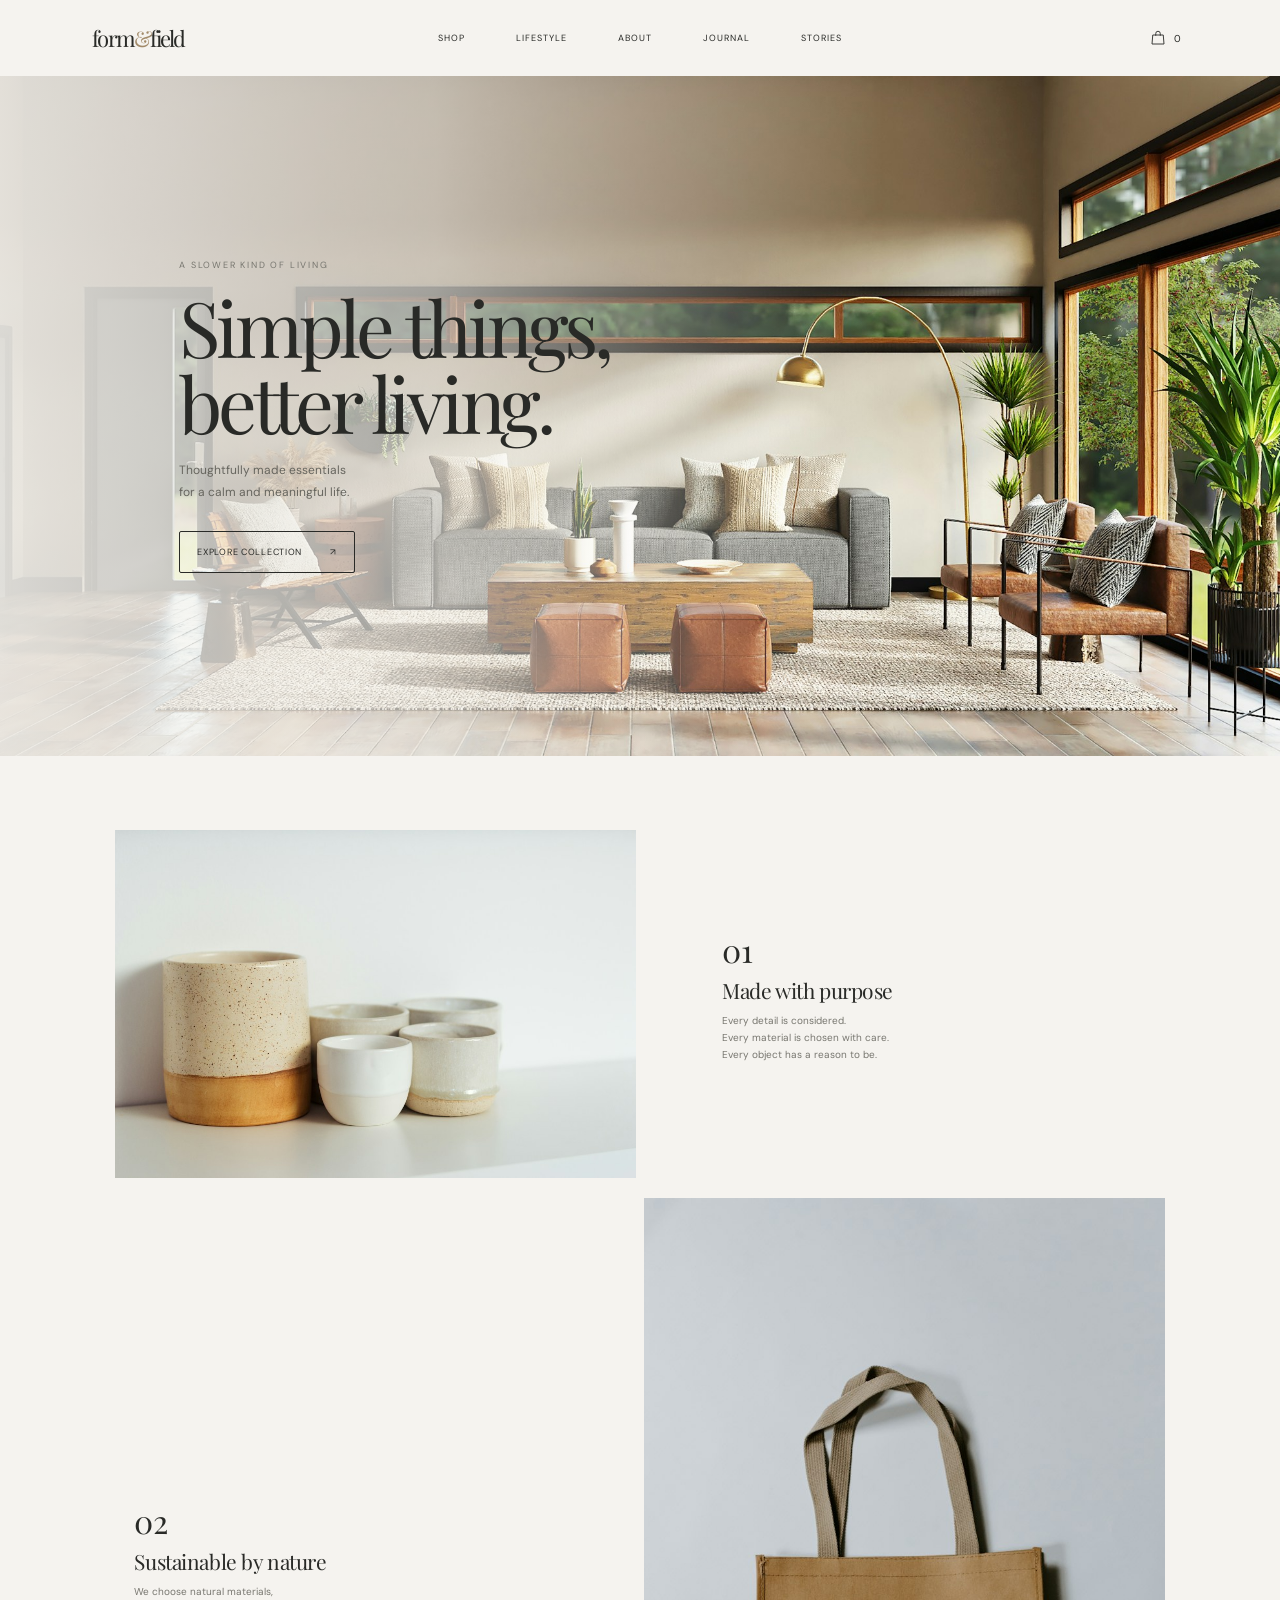
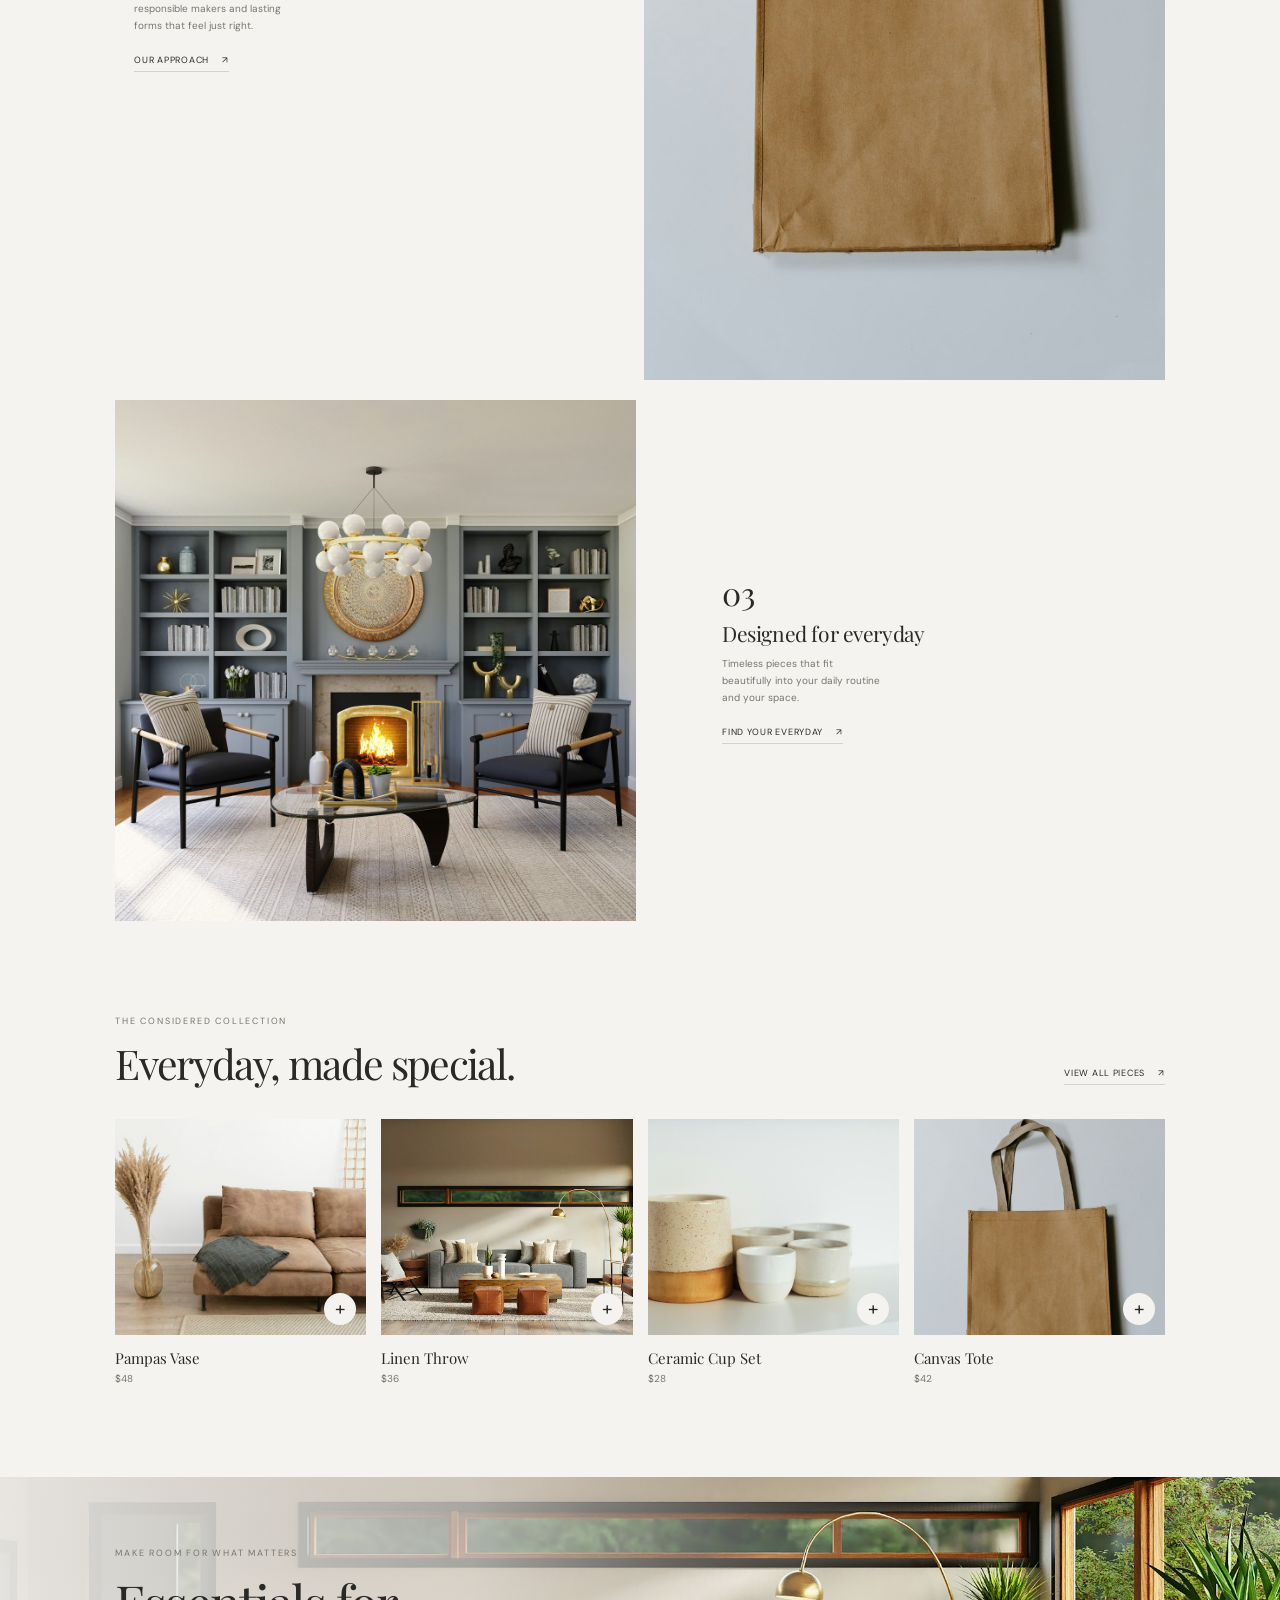
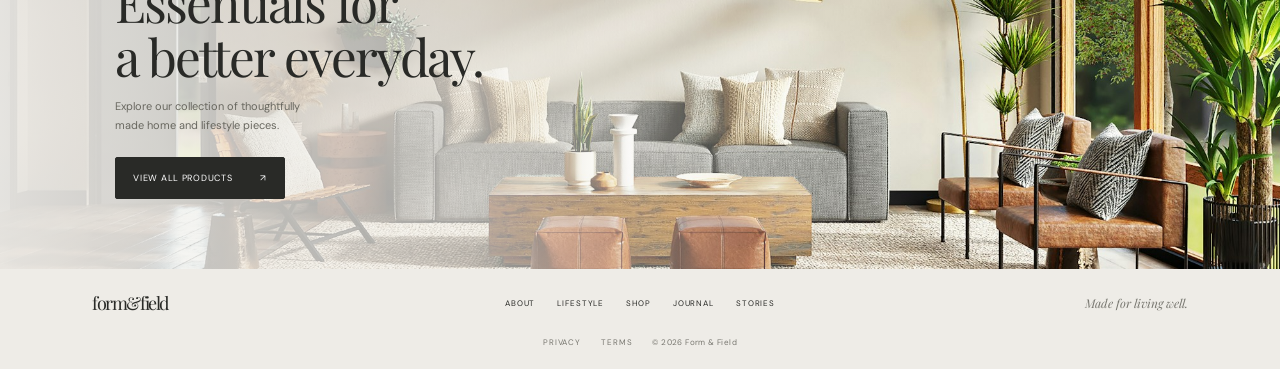
<file: html/index.html>
<!DOCTYPE html>
<html lang="en">

<head>
    <meta charset="UTF-8">
    <meta name="viewport" content="width=device-width, initial-scale=1.0">
    <meta name="theme-color" content="#f5f3ef">
    <meta name="description" content="Thoughtfully made home essentials for a calm and meaningful life.">

    <title>Form & Field — Thoughtful Living</title>

    <link rel="stylesheet" href="../css/style.css">
    <script src="../js/script.js" defer></script>
</head>

<body>

    <a class="skip-link" href="#main">Skip to content</a>

    <!-- HEADER -->
    <header class="site-header">

        <a class="wordmark" href="index.html" aria-label="Form and Field home">
            form<span>&</span>field
        </a>

        <button class="menu-toggle"
            type="button"
            aria-expanded="false"
            aria-controls="primary-nav">

            <span class="menu-icon" aria-hidden="true"></span>
            <span class="sr-only">Open menu</span>

        </button>

        <!-- MAIN NAVIGATION -->
        <nav class="primary-nav" id="primary-nav" aria-label="Main navigation">

            <a href="shop.html">Shop</a>
            <a href="lifestyle.html">Lifestyle</a>
            <a href="about.html">About</a>
            <a href="journal.html">Journal</a>
            <a href="stories.html">Stories</a>

        </nav>

        <!-- SHOPPING BAG -->
        <button class="bag-button" type="button" aria-label="Shopping bag, 0 items">

            <svg viewBox="0 0 24 24" aria-hidden="true">
                <path d="M5 8h14l1 12H4L5 8Z"/>
                <path d="M9 9V6a3 3 0 0 1 6 0v3"/>
            </svg>

            <span class="bag-count">0</span>

        </button>

    </header>


    <!-- MAIN CONTENT -->
    <main id="main">

        <!-- HERO SECTION -->
        <section class="hero" id="home" aria-labelledby="hero-title">

            <img
                class="hero-image"
                src="../image/hero-interior.jpg"
                alt="Soft neutral living room with natural textures"
                fetchpriority="high">

            <div class="hero-shade"></div>

            <div class="hero-copy">

                <p class="eyebrow">A slower kind of living</p>

                <h1 id="hero-title">
                    Simple things,<br>
                    better living.
                </h1>

                <p class="hero-description">
                    Thoughtfully made essentials<br>
                    for a calm and meaningful life.
                </p>

                <a class="button button-outline" href="shop.html">
                    Explore collection
                    <span aria-hidden="true">↗</span>
                </a>

            </div>

        </section>


        <!-- OUR VALUES SECTION -->
        <section class="values-section section-wrap" id="values" aria-label="Our values">


            <!-- VALUE 1 -->
            <div class="feature-row">

                <article class="value-card value-card-image" data-reveal>

                    <img
                        src="../image/ceramic-vase.jpg"
                        alt="Handmade ceramic vessel in warm natural tones"
                        loading="lazy">

                </article>

                <article class="value-card value-card-copy" data-reveal>

                    <span class="section-number">01</span>

                    <h2>Made with purpose</h2>

                    <p>
                        Every detail is considered.<br>
                        Every material is chosen with care.<br>
                        Every object has a reason to be.
                    </p>

                </article>

            </div>


            <!-- VALUE 2 -->
            <div class="feature-row feature-row-reverse">

                <article class="value-card value-card-copy" data-reveal>

                    <span class="section-number">02</span>

                    <h2>Sustainable by nature</h2>

                    <p>
                        We choose natural materials,<br>
                        responsible makers and lasting<br>
                        forms that feel just right.
                    </p>

                    <a class="text-link" href="about.html">
                        Our approach
                        <span aria-hidden="true">↗</span>
                    </a>

                </article>

                <article class="value-card value-card-image" data-reveal>

                    <img
                        src="../image/canvas-tote.jpg"
                        alt="Reusable natural canvas tote bag"
                        loading="lazy">

                </article>

            </div>


            <!-- VALUE 3 -->
            <div class="feature-row">

                <article class="value-card value-card-image" data-reveal>

                    <img
                        src="../image/dining-room.jpg"
                        alt="Warm, minimal dining room made for everyday moments"
                        loading="lazy">

                </article>

                <article class="value-card value-card-copy" data-reveal>

                    <span class="section-number">03</span>

                    <h2>Designed for everyday</h2>

                    <p>
                        Timeless pieces that fit<br>
                        beautifully into your daily routine<br>
                        and your space.
                    </p>

                    <a class="text-link" href="lifestyle.html">
                        Find your everyday
                        <span aria-hidden="true">↗</span>
                    </a>

                </article>

            </div>

        </section>


        <!-- PRODUCT COLLECTION -->
        <section class="collection-section section-wrap" id="collection" aria-labelledby="collection-title">

            <div class="section-heading" data-reveal>

                <div>

                    <p class="eyebrow">The considered collection</p>

                    <h2 id="collection-title">
                        Everyday, made special.
                    </h2>

                </div>

                <a class="text-link" href="shop.html">
                    View all pieces
                    <span aria-hidden="true">↗</span>
                </a>

            </div>


            <!-- PRODUCT GRID -->
            <div class="product-grid">


                <!-- PRODUCT 1 -->
                <article class="product-card" data-reveal>

                    <div class="product-image">

                        <img
                            src="../image/pampas-vase.jpg"
                            alt="Dried pampas in a handmade vase beside a neutral sofa"
                            loading="lazy">

                        <button
                            class="add-button"
                            type="button"
                            data-product="Pampas Vase"
                            aria-label="Add Pampas Vase to bag">
                            +
                        </button>

                    </div>

                    <p class="product-name">Pampas Vase</p>
                    <p class="product-price">$48</p>

                </article>


                <!-- PRODUCT 2 -->
                <article class="product-card" data-reveal>

                    <div class="product-image">

                        <img
                            src="../image/living-room-detail.jpg"
                            alt="Soft neutral throw styled in a calm living room"
                            loading="lazy">

                        <button
                            class="add-button"
                            type="button"
                            data-product="Linen Throw"
                            aria-label="Add Linen Throw to bag">
                            +
                        </button>

                    </div>

                    <p class="product-name">Linen Throw</p>
                    <p class="product-price">$36</p>

                </article>


                <!-- PRODUCT 3 -->
                <article class="product-card" data-reveal>

                    <div class="product-image">

                        <img
                            src="../image/ceramic-cup.jpg"
                            alt="Handmade ceramic cups in warm natural tones"
                            loading="lazy">

                        <button
                            class="add-button"
                            type="button"
                            data-product="Ceramic Cup Set"
                            aria-label="Add Ceramic Cup Set to bag">
                            +
                        </button>

                    </div>

                    <p class="product-name">Ceramic Cup Set</p>
                    <p class="product-price">$28</p>

                </article>


                <!-- PRODUCT 4 -->
                <article class="product-card" data-reveal>

                    <div class="product-image">

                        <img
                            src="../image/canvas-tote.jpg"
                            alt="A sturdy reusable canvas tote"
                            loading="lazy">

                        <button
                            class="add-button"
                            type="button"
                            data-product="Canvas Tote"
                            aria-label="Add Canvas Tote to bag">
                            +
                        </button>

                    </div>

                    <p class="product-name">Canvas Tote</p>
                    <p class="product-price">$42</p>

                </article>

            </div>

        </section>


        <!-- CLOSING BANNER -->
        <section class="closing-banner" id="about" aria-labelledby="closing-title">

            <img
                src="../image/hero-interior.jpg"
                alt=""
                loading="lazy">

            <div class="closing-copy" data-reveal>

                <p class="eyebrow">Make room for what matters</p>

                <h2 id="closing-title">
                    Essentials for<br>
                    a better everyday.
                </h2>

                <p>
                    Explore our collection of thoughtfully<br>
                    made home and lifestyle pieces.
                </p>

                <a class="button button-dark" href="shop.html">
                    View all products
                    <span aria-hidden="true">↗</span>
                </a>

            </div>

        </section>

    </main>


    <!-- FOOTER -->
    <footer class="site-footer" id="footer">

        <a class="footer-wordmark" href="index.html">
            form&field
        </a>

        <nav class="footer-links" aria-label="Footer navigation">

            <a href="about.html">About</a>
            <a href="lifestyle.html">Lifestyle</a>
            <a href="shop.html">Shop</a>
            <a href="journal.html">Journal</a>
            <a href="stories.html">Stories</a>

        </nav>

        <p class="footer-note">
            Made for living well.
        </p>

        <div class="footer-legal">

            <a href="#footer">Privacy</a>
            <a href="#footer">Terms</a>

            <span>
                © <span id="year"></span> Form & Field
            </span>

        </div>

    </footer>


    <!-- NOTIFICATION TOAST -->
    <div class="toast" role="status" aria-live="polite"></div>

</body>
</html>
</file>
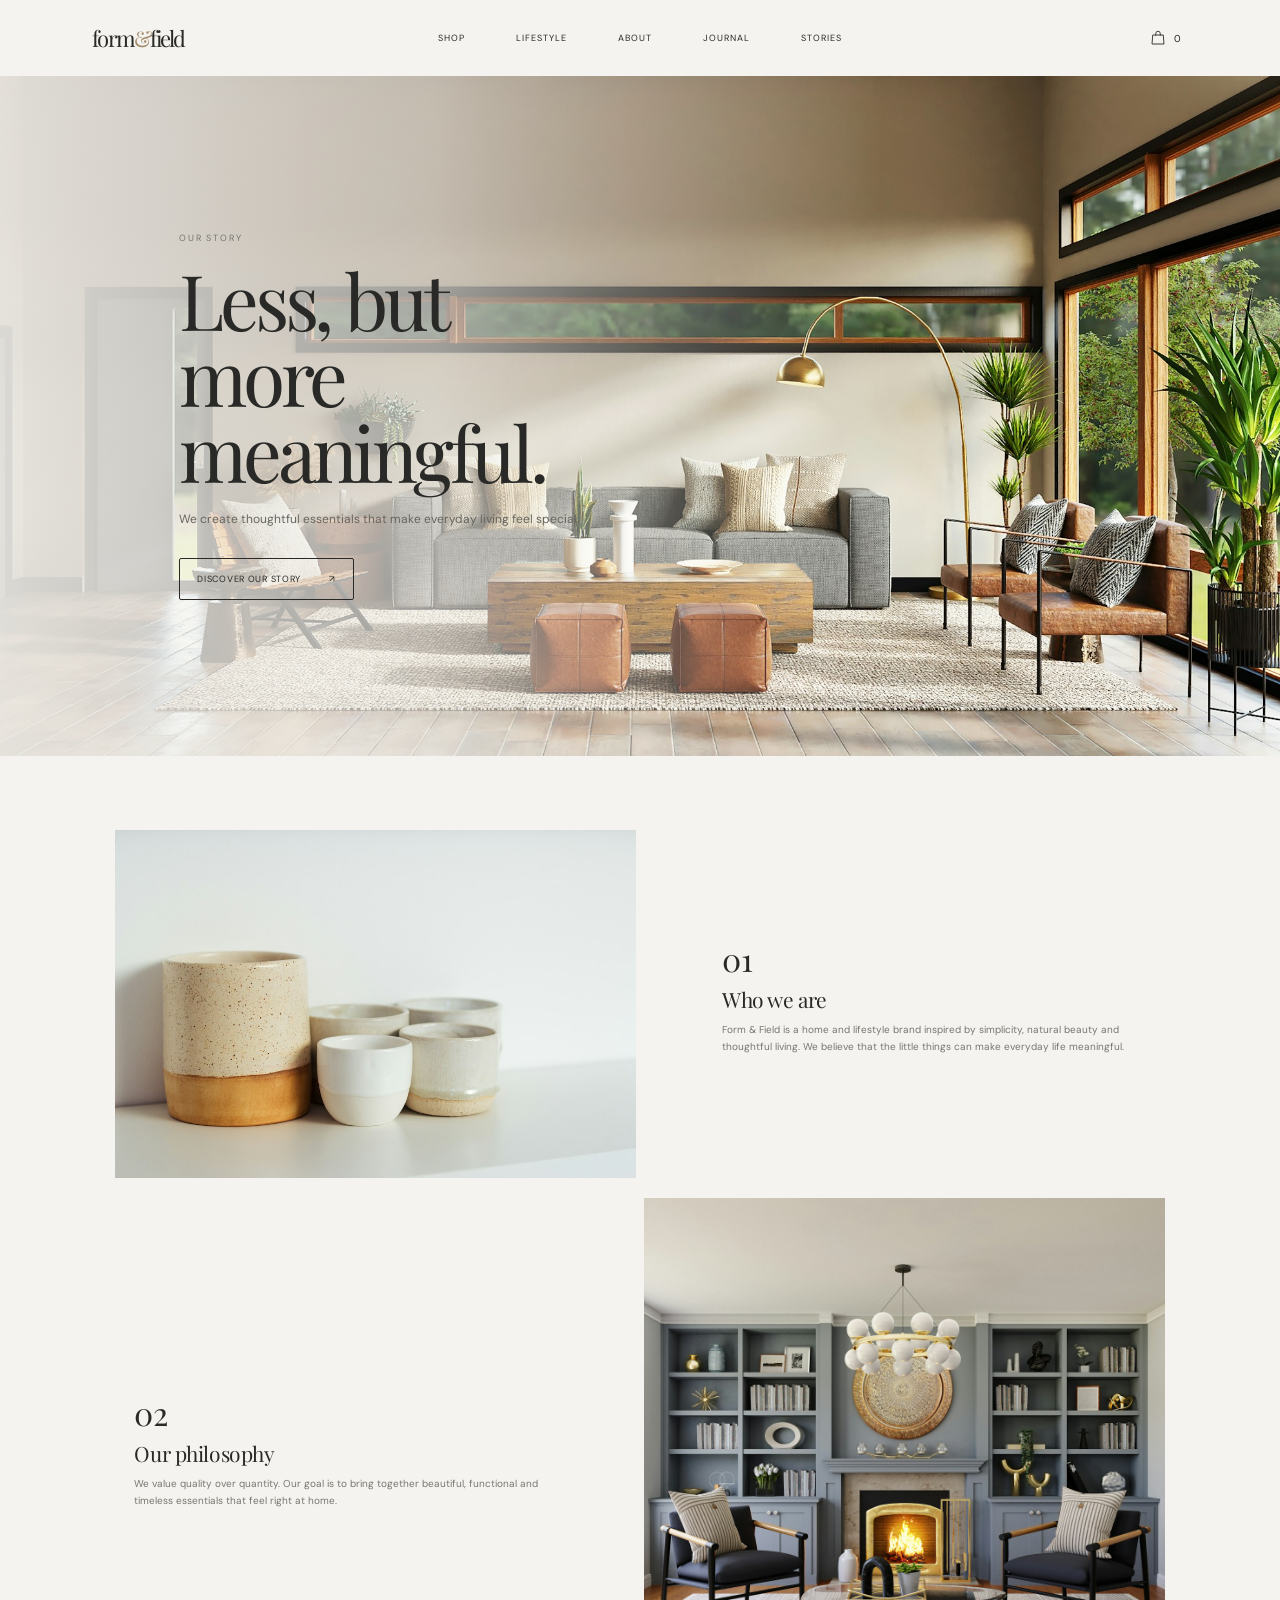
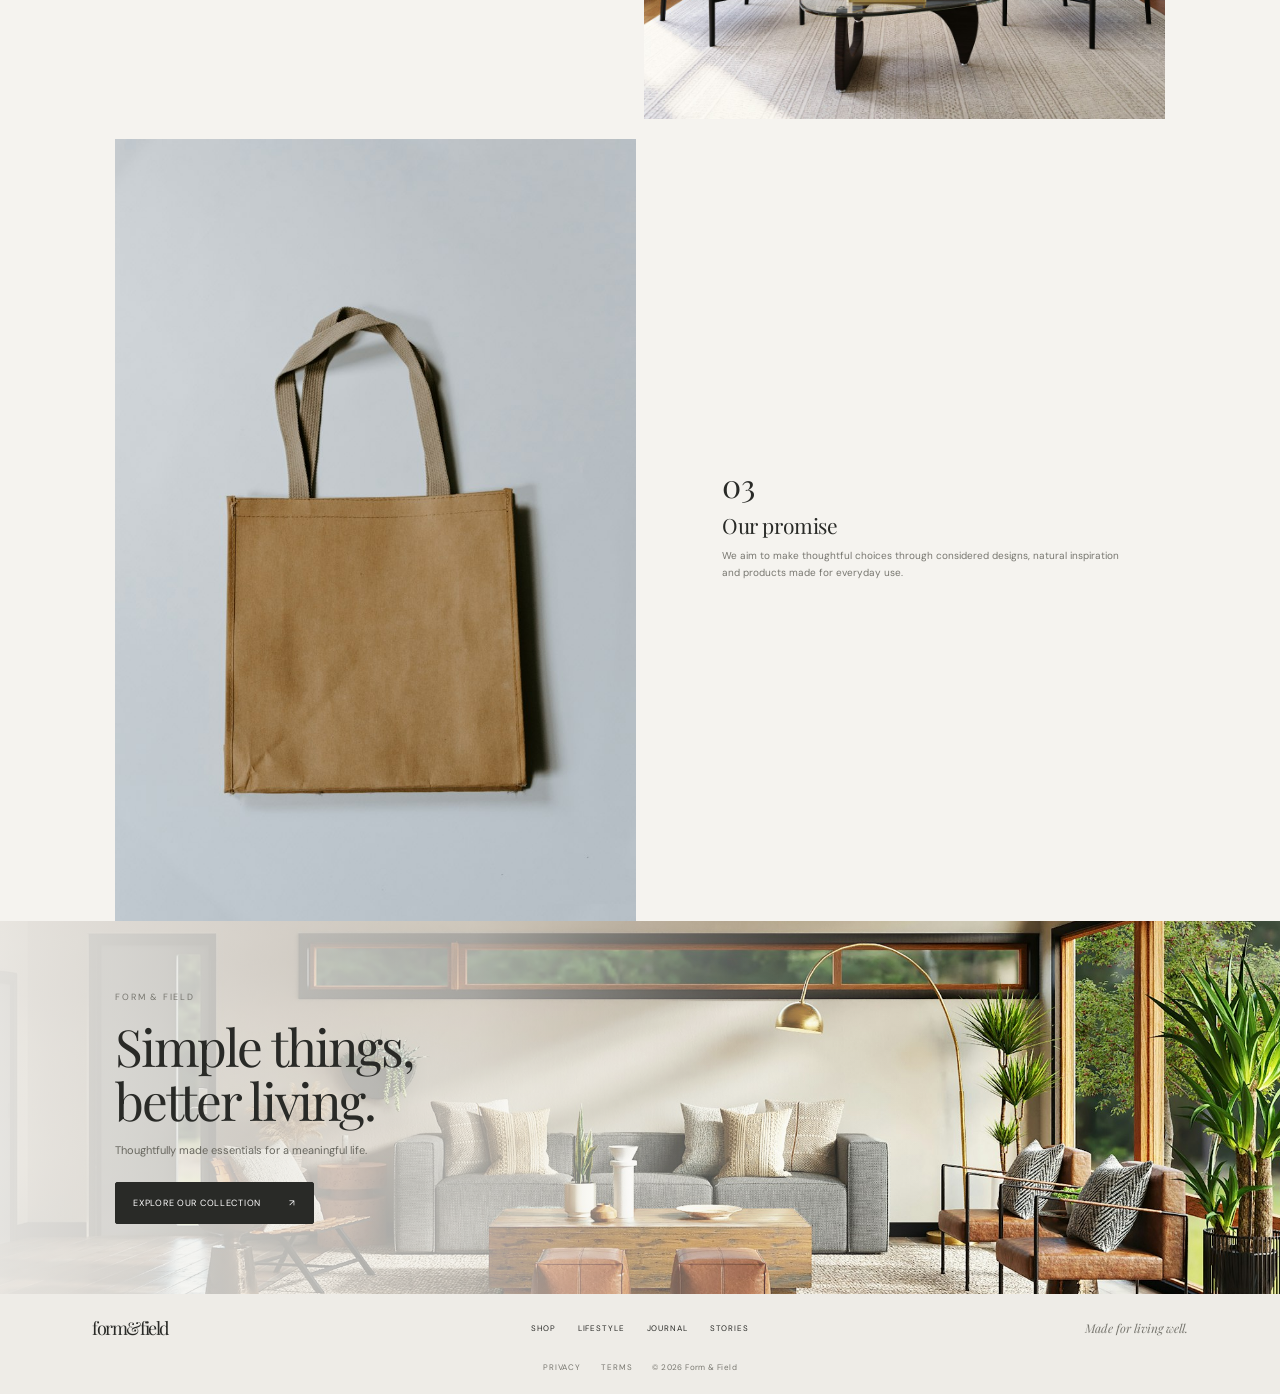
<file: html/about.html>
<!DOCTYPE html>
<html lang="en">
<head>
    <meta charset="UTF-8">
    <meta name="viewport" content="width=device-width, initial-scale=1.0">
    <meta name="theme-color" content="#f5f3ef">
    <title>About — Form & Field</title>
    <link rel="stylesheet" href="../css/style.css">
    <script src="../js/script.js" defer></script>
</head>
<body>

<a class="skip-link" href="#main">Skip to content</a>

<header class="site-header">
    <a class="wordmark" href="index.html">form<span>&</span>field</a>

    <button class="menu-toggle" type="button" aria-expanded="false" aria-controls="primary-nav">
        <span class="menu-icon"></span>
        <span class="sr-only">Open menu</span>
    </button>

    <nav class="primary-nav" id="primary-nav">
        <a href="shop.html">Shop</a>
        <a href="lifestyle.html">Lifestyle</a>
        <a href="about.html" aria-current="page">About</a>
        <a href="journal.html">Journal</a>
        <a href="stories.html">Stories</a>
    </nav>

    <button class="bag-button" type="button" aria-label="Shopping bag, 0 items">
        <svg viewBox="0 0 24 24" aria-hidden="true">
            <path d="M5 8h14l1 12H4L5 8Z"/>
            <path d="M9 9V6a3 3 0 0 1 6 0v3"/>
        </svg>
        <span class="bag-count">0</span>
    </button>
</header>

<main id="main">

    <section class="hero">
        <img class="hero-image" src="../image/hero-interior.jpg" alt="Beautiful natural home interior">
        <div class="hero-shade"></div>

        <div class="hero-copy">
            <p class="eyebrow">Our story</p>
            <h1>Less, but<br>more meaningful.</h1>
            <p class="hero-description">
                We create thoughtful essentials
                that make everyday living feel special.
            </p>
            <a class="button button-outline" href="#our-story">
                Discover our story <span>↗</span>
            </a>
        </div>
    </section>

    <section class="values-section section-wrap" id="our-story">

        <div class="feature-row">
            <article class="value-card value-card-image" data-reveal>
                <img src="../image/ceramic-vase.jpg" alt="Handcrafted ceramic vase">
            </article>

            <article class="value-card value-card-copy" data-reveal>
                <span class="section-number">01</span>
                <h2>Who we are</h2>
                <p>
                    Form & Field is a home and lifestyle
                    brand inspired by simplicity,
                    natural beauty and thoughtful living.
                    We believe that the little things
                    can make everyday life meaningful.
                </p>
            </article>
        </div>

        <div class="feature-row feature-row-reverse">
            <article class="value-card value-card-copy" data-reveal>
                <span class="section-number">02</span>
                <h2>Our philosophy</h2>
                <p>
                    We value quality over quantity.
                    Our goal is to bring together
                    beautiful, functional and timeless
                    essentials that feel right at home.
                </p>
            </article>

            <article class="value-card value-card-image" data-reveal>
                <img src="../image/dining-room.jpg" alt="Minimal dining space">
            </article>
        </div>

        <div class="feature-row">
            <article class="value-card value-card-image" data-reveal>
                <img src="../image/canvas-tote.jpg" alt="Natural canvas tote">
            </article>

            <article class="value-card value-card-copy" data-reveal>
                <span class="section-number">03</span>
                <h2>Our promise</h2>
                <p>
                    We aim to make thoughtful choices
                    through considered designs,
                    natural inspiration and products
                    made for everyday use.
                </p>
            </article>
        </div>

    </section>

    <section class="closing-banner">
        <img src="../image/hero-interior.jpg" alt="Warm and peaceful home">
        <div class="closing-copy">
            <p class="eyebrow">Form & Field</p>
            <h2>Simple things,<br>better living.</h2>
            <p>Thoughtfully made essentials for a meaningful life.</p>
            <a class="button button-dark" href="shop.html">
                Explore our collection <span>↗</span>
            </a>
        </div>
    </section>

</main>

<footer class="site-footer" id="footer">
    <a class="footer-wordmark" href="index.html">form&field</a>
    <nav class="footer-links">
        <a href="shop.html">Shop</a>
        <a href="lifestyle.html">Lifestyle</a>
        <a href="journal.html">Journal</a>
        <a href="stories.html">Stories</a>
    </nav>
    <p class="footer-note">Made for living well.</p>
    <div class="footer-legal">
        <a href="#footer">Privacy</a>
        <a href="#footer">Terms</a>
        <span>© <span id="year"></span> Form & Field</span>
    </div>
</footer>

<div class="toast" role="status" aria-live="polite"></div>

</body>
</html>
</file>
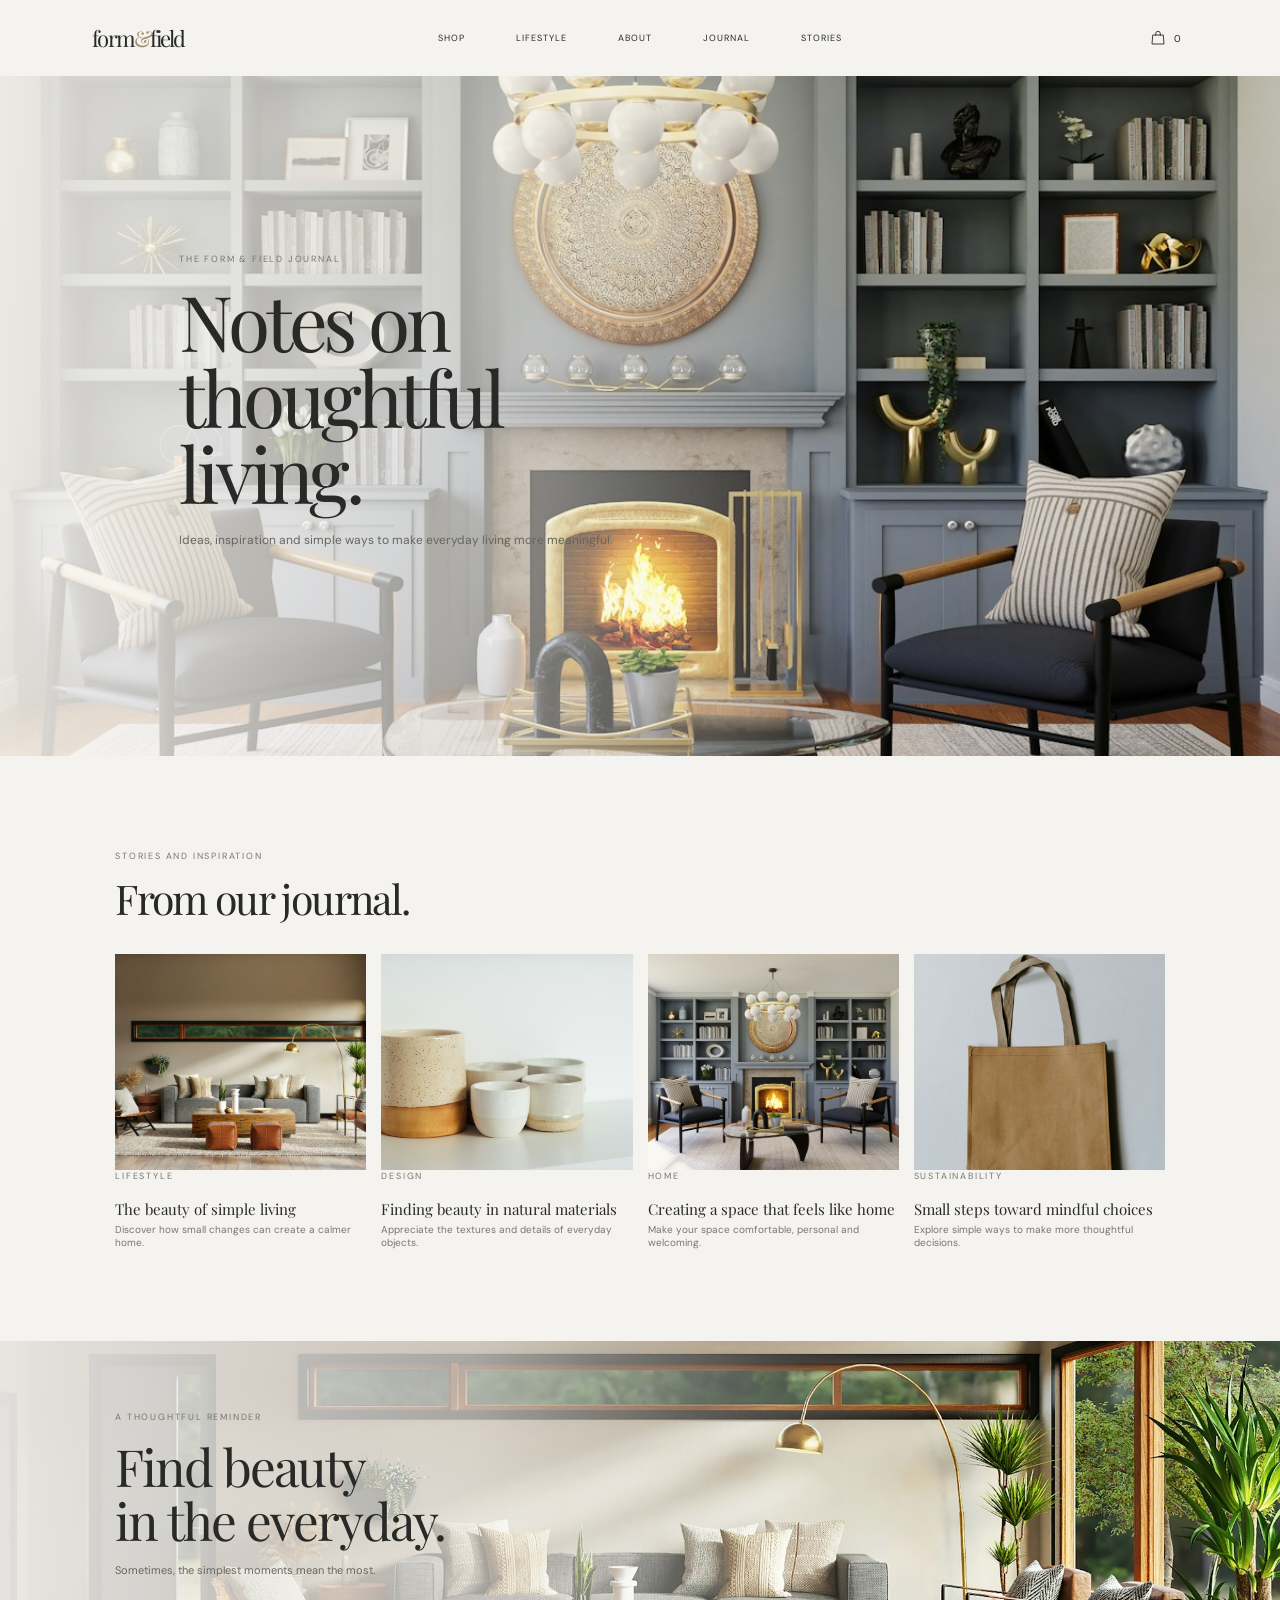
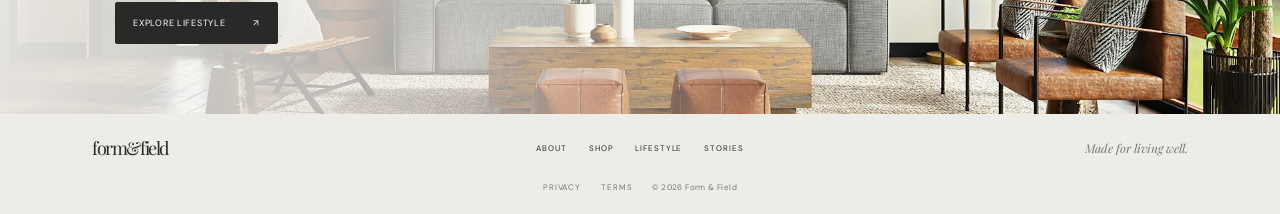
<file: html/journal.html>
<!DOCTYPE html>
<html lang="en">
<head>
    <meta charset="UTF-8">
    <meta name="viewport" content="width=device-width, initial-scale=1.0">
    <meta name="theme-color" content="#f5f3ef">
    <title>Journal — Form & Field</title>
    <link rel="stylesheet" href="../css/style.css">
    <script src="../js/script.js" defer></script>
</head>
<body>

<a class="skip-link" href="#main">Skip to content</a>

<header class="site-header">
    <a class="wordmark" href="index.html">form<span>&</span>field</a>

    <button class="menu-toggle" type="button" aria-expanded="false" aria-controls="primary-nav">
        <span class="menu-icon"></span>
        <span class="sr-only">Open menu</span>
    </button>

    <nav class="primary-nav" id="primary-nav">
        <a href="shop.html">Shop</a>
        <a href="lifestyle.html">Lifestyle</a>
        <a href="about.html">About</a>
        <a href="journal.html" aria-current="page">Journal</a>
        <a href="stories.html">Stories</a>
    </nav>

    <button class="bag-button" type="button" aria-label="Shopping bag, 0 items">
        <svg viewBox="0 0 24 24" aria-hidden="true">
            <path d="M5 8h14l1 12H4L5 8Z"/>
            <path d="M9 9V6a3 3 0 0 1 6 0v3"/>
        </svg>
        <span class="bag-count">0</span>
    </button>
</header>

<main id="main">

    <section class="hero">
        <img class="hero-image" src="../image/dining-room.jpg" alt="Warm dining room">
        <div class="hero-shade"></div>

        <div class="hero-copy">
            <p class="eyebrow">The Form & Field journal</p>
            <h1>Notes on<br>thoughtful living.</h1>
            <p class="hero-description">
                Ideas, inspiration and simple ways
                to make everyday living more meaningful.
            </p>
        </div>
    </section>

    <section class="collection-section section-wrap">

        <div class="section-heading">
            <div>
                <p class="eyebrow">Stories and inspiration</p>
                <h2>From our journal.</h2>
            </div>
        </div>

        <div class="product-grid">

            <article class="product-card" data-reveal>
                <div class="product-image">
                    <img src="../image/hero-interior.jpg" alt="Minimalist home interior">
                </div>
                <p class="eyebrow">Lifestyle</p>
                <p class="product-name">The beauty of simple living</p>
                <p class="product-price">
                    Discover how small changes can create a calmer home.
                </p>
            </article>

            <article class="product-card" data-reveal>
                <div class="product-image">
                    <img src="../image/ceramic-vase.jpg" alt="Handmade ceramic vase">
                </div>
                <p class="eyebrow">Design</p>
                <p class="product-name">Finding beauty in natural materials</p>
                <p class="product-price">
                    Appreciate the textures and details of everyday objects.
                </p>
            </article>

            <article class="product-card" data-reveal>
                <div class="product-image">
                    <img src="../image/dining-room.jpg" alt="Simple dining room">
                </div>
                <p class="eyebrow">Home</p>
                <p class="product-name">Creating a space that feels like home</p>
                <p class="product-price">
                    Make your space comfortable, personal and welcoming.
                </p>
            </article>

            <article class="product-card" data-reveal>
                <div class="product-image">
                    <img src="../image/canvas-tote.jpg" alt="Reusable canvas bag">
                </div>
                <p class="eyebrow">Sustainability</p>
                <p class="product-name">Small steps toward mindful choices</p>
                <p class="product-price">
                    Explore simple ways to make more thoughtful decisions.
                </p>
            </article>

        </div>
    </section>

    <section class="closing-banner">
        <img src="../image/hero-interior.jpg" alt="Natural home interior">
        <div class="closing-copy">
            <p class="eyebrow">A thoughtful reminder</p>
            <h2>Find beauty<br>in the everyday.</h2>
            <p>Sometimes, the simplest moments mean the most.</p>
            <a class="button button-dark" href="lifestyle.html">
                Explore lifestyle <span>↗</span>
            </a>
        </div>
    </section>

</main>

<footer class="site-footer" id="footer">
    <a class="footer-wordmark" href="index.html">form&field</a>
    <nav class="footer-links">
        <a href="about.html">About</a>
        <a href="shop.html">Shop</a>
        <a href="lifestyle.html">Lifestyle</a>
        <a href="stories.html">Stories</a>
    </nav>
    <p class="footer-note">Made for living well.</p>
    <div class="footer-legal">
        <a href="#footer">Privacy</a>
        <a href="#footer">Terms</a>
        <span>© <span id="year"></span> Form & Field</span>
    </div>
</footer>

<div class="toast" role="status" aria-live="polite"></div>

</body>
</html>
</file>
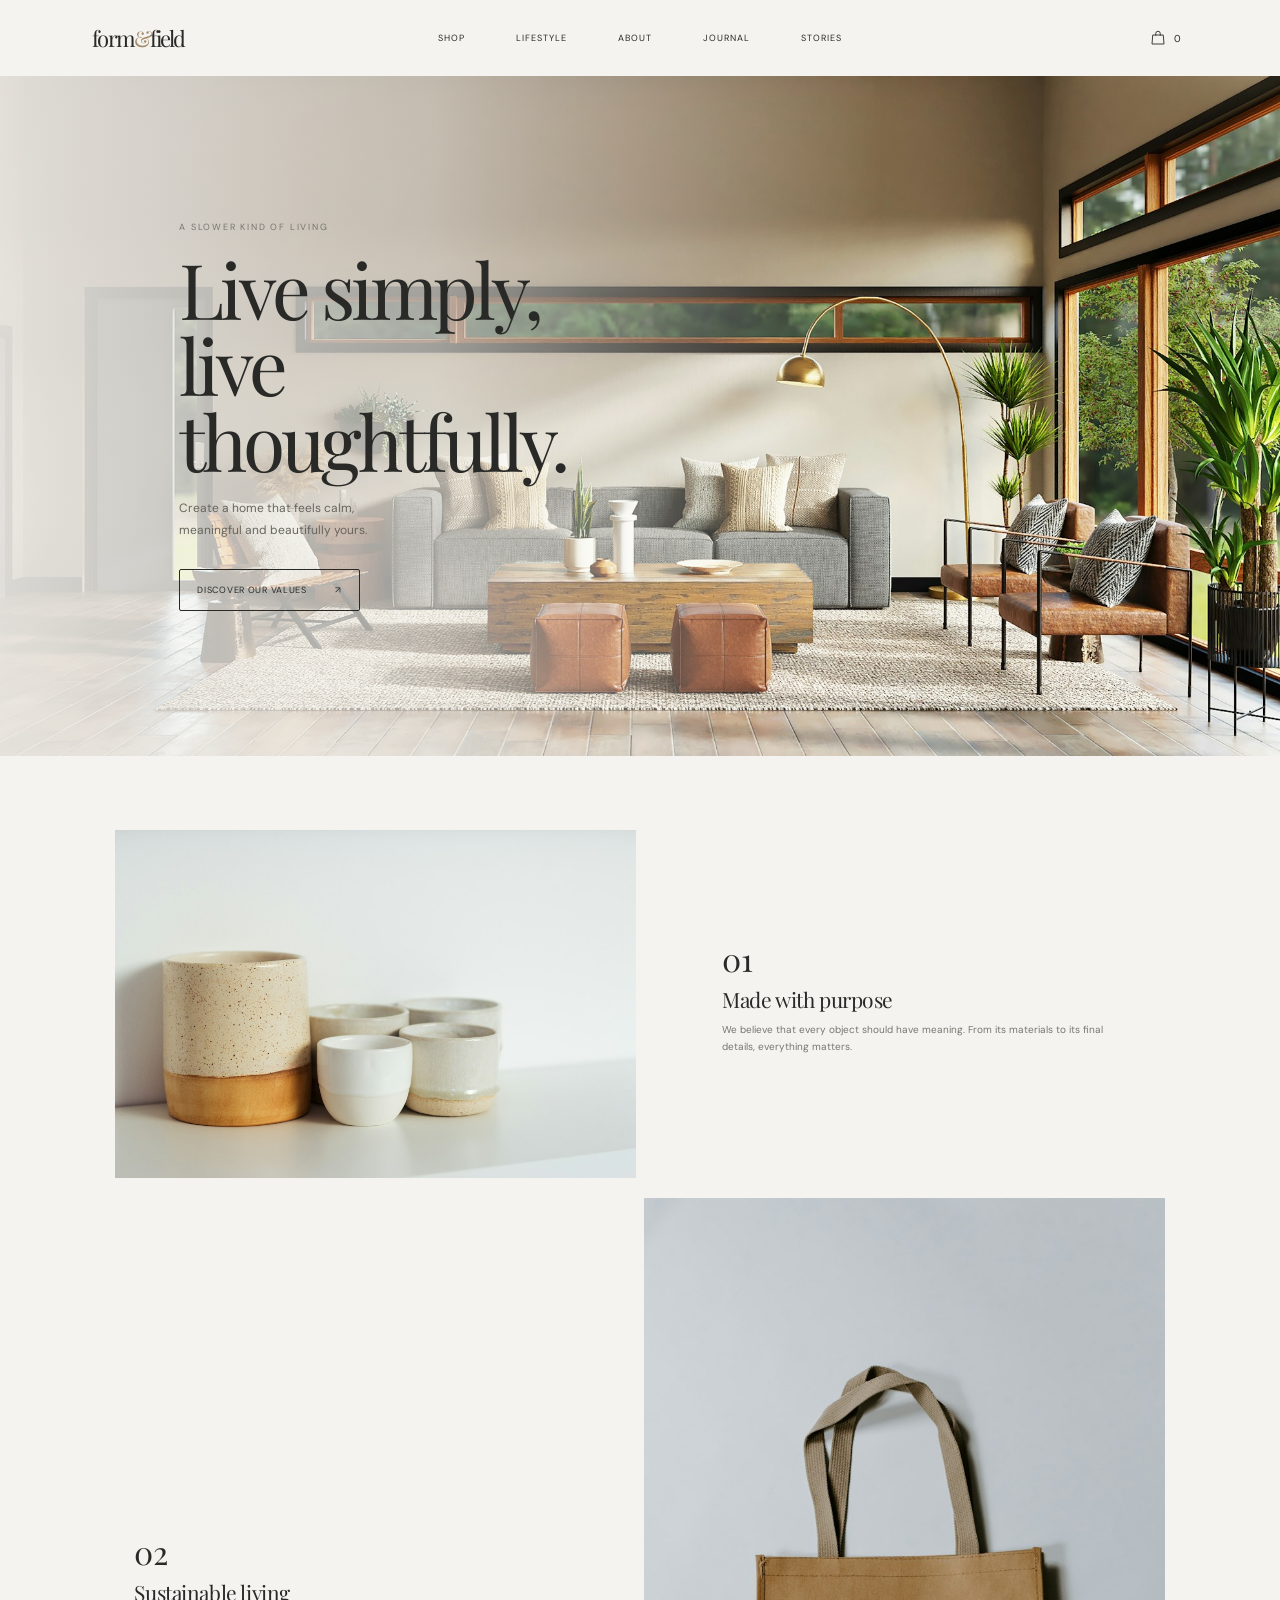
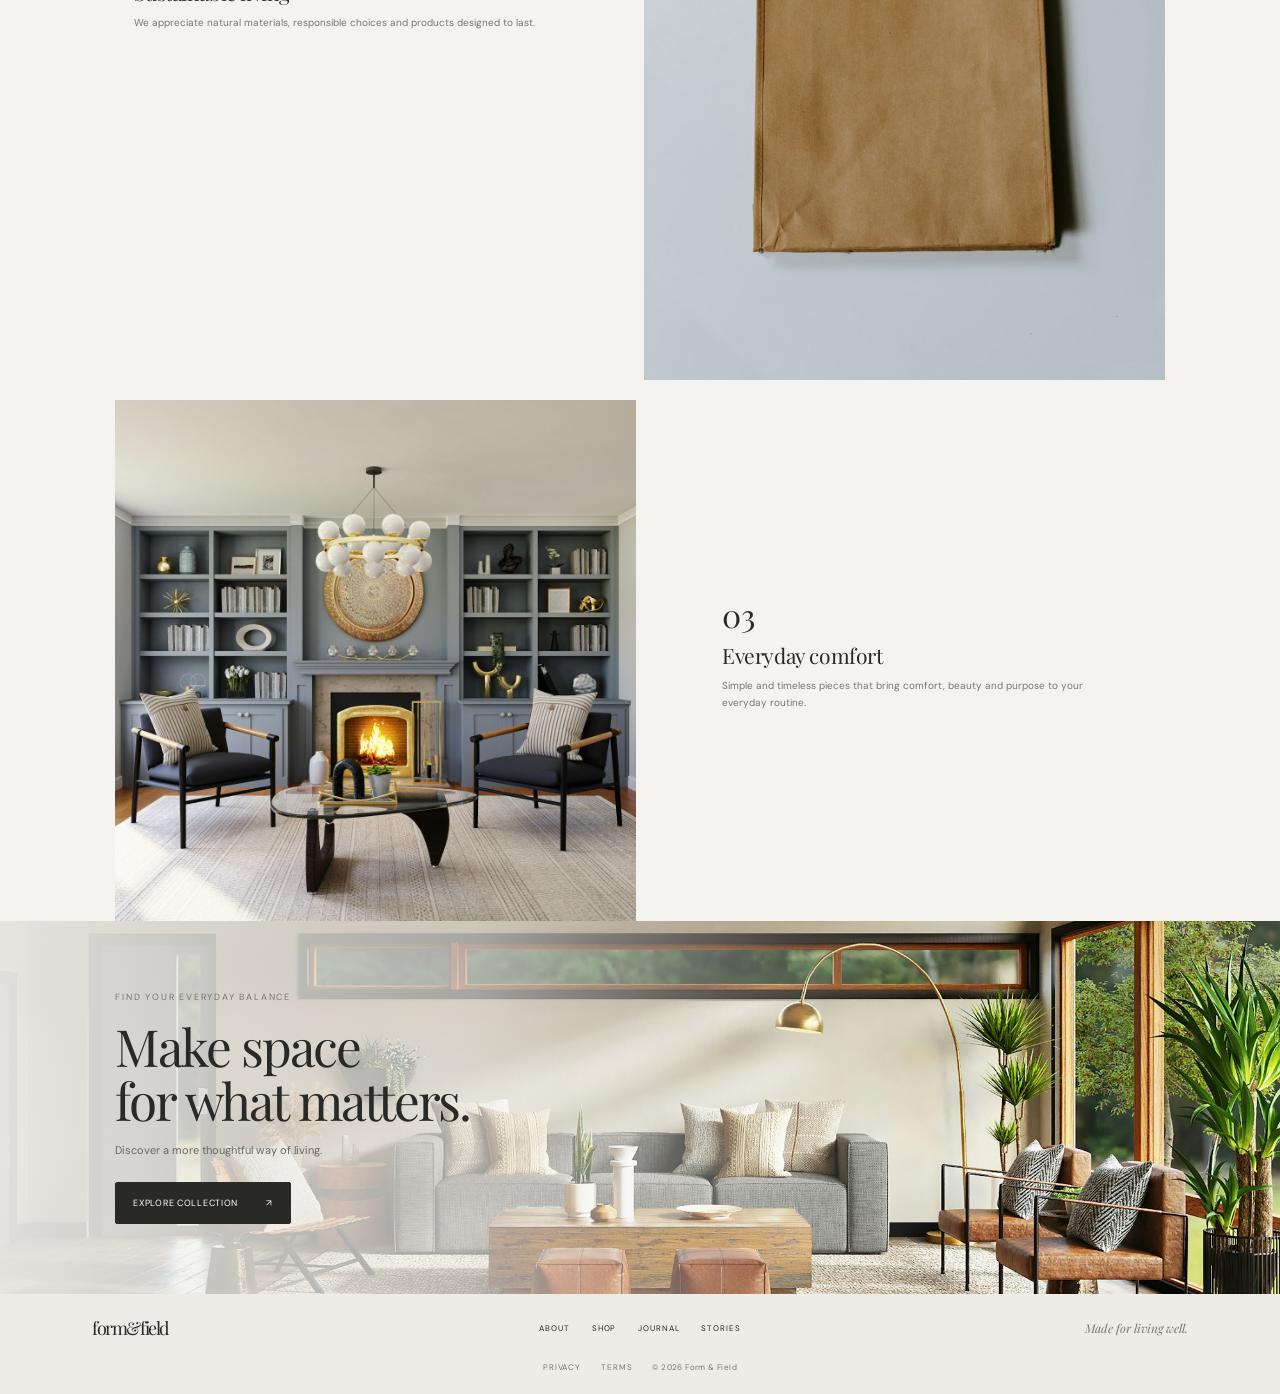
<file: html/lifestyle.html>
<!DOCTYPE html>
<html lang="en">
<head>
    <meta charset="UTF-8">
    <meta name="viewport" content="width=device-width, initial-scale=1.0">
    <meta name="theme-color" content="#f5f3ef">
    <title>Lifestyle — Form & Field</title>
    <link rel="stylesheet" href="../css/style.css">
    <script src="../js/script.js" defer></script>
</head>
<body>

<a class="skip-link" href="#main">Skip to content</a>

<header class="site-header">
    <a class="wordmark" href="index.html">form<span>&</span>field</a>

    <button class="menu-toggle" type="button" aria-expanded="false" aria-controls="primary-nav">
        <span class="menu-icon"></span>
        <span class="sr-only">Open menu</span>
    </button>

    <nav class="primary-nav" id="primary-nav">
        <a href="shop.html">Shop</a>
        <a href="lifestyle.html" aria-current="page">Lifestyle</a>
        <a href="about.html">About</a>
        <a href="journal.html">Journal</a>
        <a href="stories.html">Stories</a>
    </nav>

    <button class="bag-button" type="button" aria-label="Shopping bag, 0 items">
        <svg viewBox="0 0 24 24" aria-hidden="true">
            <path d="M5 8h14l1 12H4L5 8Z"/>
            <path d="M9 9V6a3 3 0 0 1 6 0v3"/>
        </svg>
        <span class="bag-count">0</span>
    </button>
</header>

<main id="main">

    <section class="hero">
        <img class="hero-image" src="../image/hero-interior.jpg" alt="Peaceful neutral living space">
        <div class="hero-shade"></div>

        <div class="hero-copy">
            <p class="eyebrow">A slower kind of living</p>
            <h1>Live simply,<br>live thoughtfully.</h1>
            <p class="hero-description">
                Create a home that feels calm,<br>
                meaningful and beautifully yours.
            </p>
            <a class="button button-outline" href="#values">
                Discover our values <span>↗</span>
            </a>
        </div>
    </section>

    <section class="values-section section-wrap" id="values">

        <div class="feature-row">
            <article class="value-card value-card-image" data-reveal>
                <img src="../image/ceramic-vase.jpg" alt="Natural ceramic decoration">
            </article>

            <article class="value-card value-card-copy" data-reveal>
                <span class="section-number">01</span>
                <h2>Made with purpose</h2>
                <p>
                    We believe that every object should
                    have meaning. From its materials to
                    its final details, everything matters.
                </p>
            </article>
        </div>

        <div class="feature-row feature-row-reverse">
            <article class="value-card value-card-copy" data-reveal>
                <span class="section-number">02</span>
                <h2>Sustainable living</h2>
                <p>
                    We appreciate natural materials,
                    responsible choices and products
                    designed to last.
                </p>
            </article>

            <article class="value-card value-card-image" data-reveal>
                <img src="../image/canvas-tote.jpg" alt="Reusable canvas tote">
            </article>
        </div>

        <div class="feature-row">
            <article class="value-card value-card-image" data-reveal>
                <img src="../image/dining-room.jpg" alt="Warm dining room">
            </article>

            <article class="value-card value-card-copy" data-reveal>
                <span class="section-number">03</span>
                <h2>Everyday comfort</h2>
                <p>
                    Simple and timeless pieces that
                    bring comfort, beauty and purpose
                    to your everyday routine.
                </p>
            </article>
        </div>

    </section>

    <section class="closing-banner">
        <img src="../image/hero-interior.jpg" alt="Comfortable minimalist home">
        <div class="closing-copy">
            <p class="eyebrow">Find your everyday balance</p>
            <h2>Make space<br>for what matters.</h2>
            <p>Discover a more thoughtful way of living.</p>
            <a class="button button-dark" href="shop.html">Explore collection <span>↗</span></a>
        </div>
    </section>

</main>

<footer class="site-footer" id="footer">
    <a class="footer-wordmark" href="index.html">form&field</a>
    <nav class="footer-links">
        <a href="about.html">About</a>
        <a href="shop.html">Shop</a>
        <a href="journal.html">Journal</a>
        <a href="stories.html">Stories</a>
    </nav>
    <p class="footer-note">Made for living well.</p>
    <div class="footer-legal">
        <a href="#footer">Privacy</a>
        <a href="#footer">Terms</a>
        <span>© <span id="year"></span> Form & Field</span>
    </div>
</footer>

<div class="toast" role="status" aria-live="polite"></div>

</body>
</html>
</file>
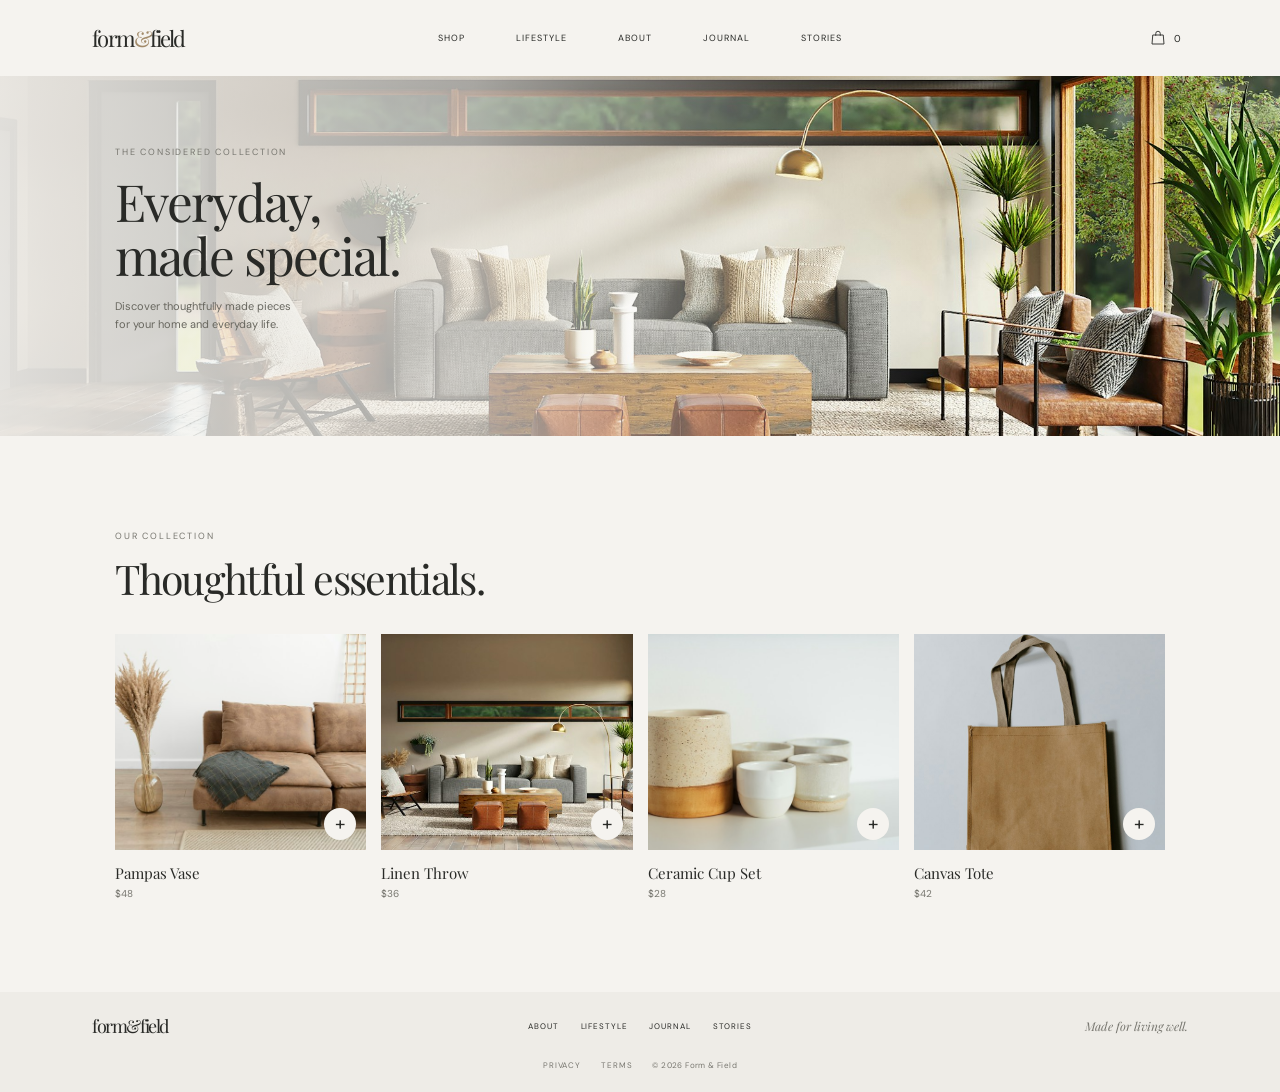
<file: html/shop.html>
<!DOCTYPE html>
<html lang="en">
<head>
    <meta charset="UTF-8">
    <meta name="viewport" content="width=device-width, initial-scale=1.0">
    <meta name="theme-color" content="#f5f3ef">
    <meta name="description" content="Explore thoughtfully made home essentials.">
    <title>Shop — Form & Field</title>
    <link rel="stylesheet" href="../css/style.css">
    <script src="../js/script.js" defer></script>
</head>
<body>

<a class="skip-link" href="#main">Skip to content</a>

<header class="site-header">
    <a class="wordmark" href="index.html">form<span>&</span>field</a>

    <button class="menu-toggle" type="button" aria-expanded="false" aria-controls="primary-nav">
        <span class="menu-icon"></span>
        <span class="sr-only">Open menu</span>
    </button>

    <nav class="primary-nav" id="primary-nav">
        <a href="shop.html" aria-current="page">Shop</a>
        <a href="lifestyle.html">Lifestyle</a>
        <a href="about.html">About</a>
        <a href="journal.html">Journal</a>
        <a href="stories.html">Stories</a>
    </nav>

    <button class="bag-button" type="button" aria-label="Shopping bag, 0 items">
        <svg viewBox="0 0 24 24" aria-hidden="true">
            <path d="M5 8h14l1 12H4L5 8Z"/>
            <path d="M9 9V6a3 3 0 0 1 6 0v3"/>
        </svg>
        <span class="bag-count">0</span>
    </button>
</header>

<main id="main">

    <section class="closing-banner">
        <img src="../image/hero-interior.jpg" alt="Minimalist home interior">
        <div class="closing-copy">
            <p class="eyebrow">The considered collection</p>
            <h2>Everyday,<br>made special.</h2>
            <p>Discover thoughtfully made pieces<br>for your home and everyday life.</p>
        </div>
    </section>

    <section class="collection-section section-wrap" id="collection">

        <div class="section-heading">
            <div>
                <p class="eyebrow">Our collection</p>
                <h2>Thoughtful essentials.</h2>
            </div>
        </div>

        <div class="product-grid">

            <article class="product-card" data-reveal>
                <div class="product-image">
                    <img src="../image/pampas-vase.jpg" alt="Pampas vase">
                    <button class="add-button" type="button" data-product="Pampas Vase">+</button>
                </div>
                <p class="product-name">Pampas Vase</p>
                <p class="product-price">$48</p>
            </article>

            <article class="product-card" data-reveal>
                <div class="product-image">
                    <img src="../image/living-room-detail.jpg" alt="Linen throw">
                    <button class="add-button" type="button" data-product="Linen Throw">+</button>
                </div>
                <p class="product-name">Linen Throw</p>
                <p class="product-price">$36</p>
            </article>

            <article class="product-card" data-reveal>
                <div class="product-image">
                    <img src="../image/ceramic-cup.jpg" alt="Ceramic cup set">
                    <button class="add-button" type="button" data-product="Ceramic Cup Set">+</button>
                </div>
                <p class="product-name">Ceramic Cup Set</p>
                <p class="product-price">$28</p>
            </article>

            <article class="product-card" data-reveal>
                <div class="product-image">
                    <img src="../image/canvas-tote.jpg" alt="Canvas tote">
                    <button class="add-button" type="button" data-product="Canvas Tote">+</button>
                </div>
                <p class="product-name">Canvas Tote</p>
                <p class="product-price">$42</p>
            </article>

        </div>
    </section>

</main>

<footer class="site-footer" id="footer">
    <a class="footer-wordmark" href="index.html">form&field</a>

    <nav class="footer-links">
        <a href="about.html">About</a>
        <a href="lifestyle.html">Lifestyle</a>
        <a href="journal.html">Journal</a>
        <a href="stories.html">Stories</a>
    </nav>

    <p class="footer-note">Made for living well.</p>

    <div class="footer-legal">
        <a href="#footer">Privacy</a>
        <a href="#footer">Terms</a>
        <span>© <span id="year"></span> Form & Field</span>
    </div>
</footer>

<div class="toast" role="status" aria-live="polite"></div>

</body>
</html>
</file>
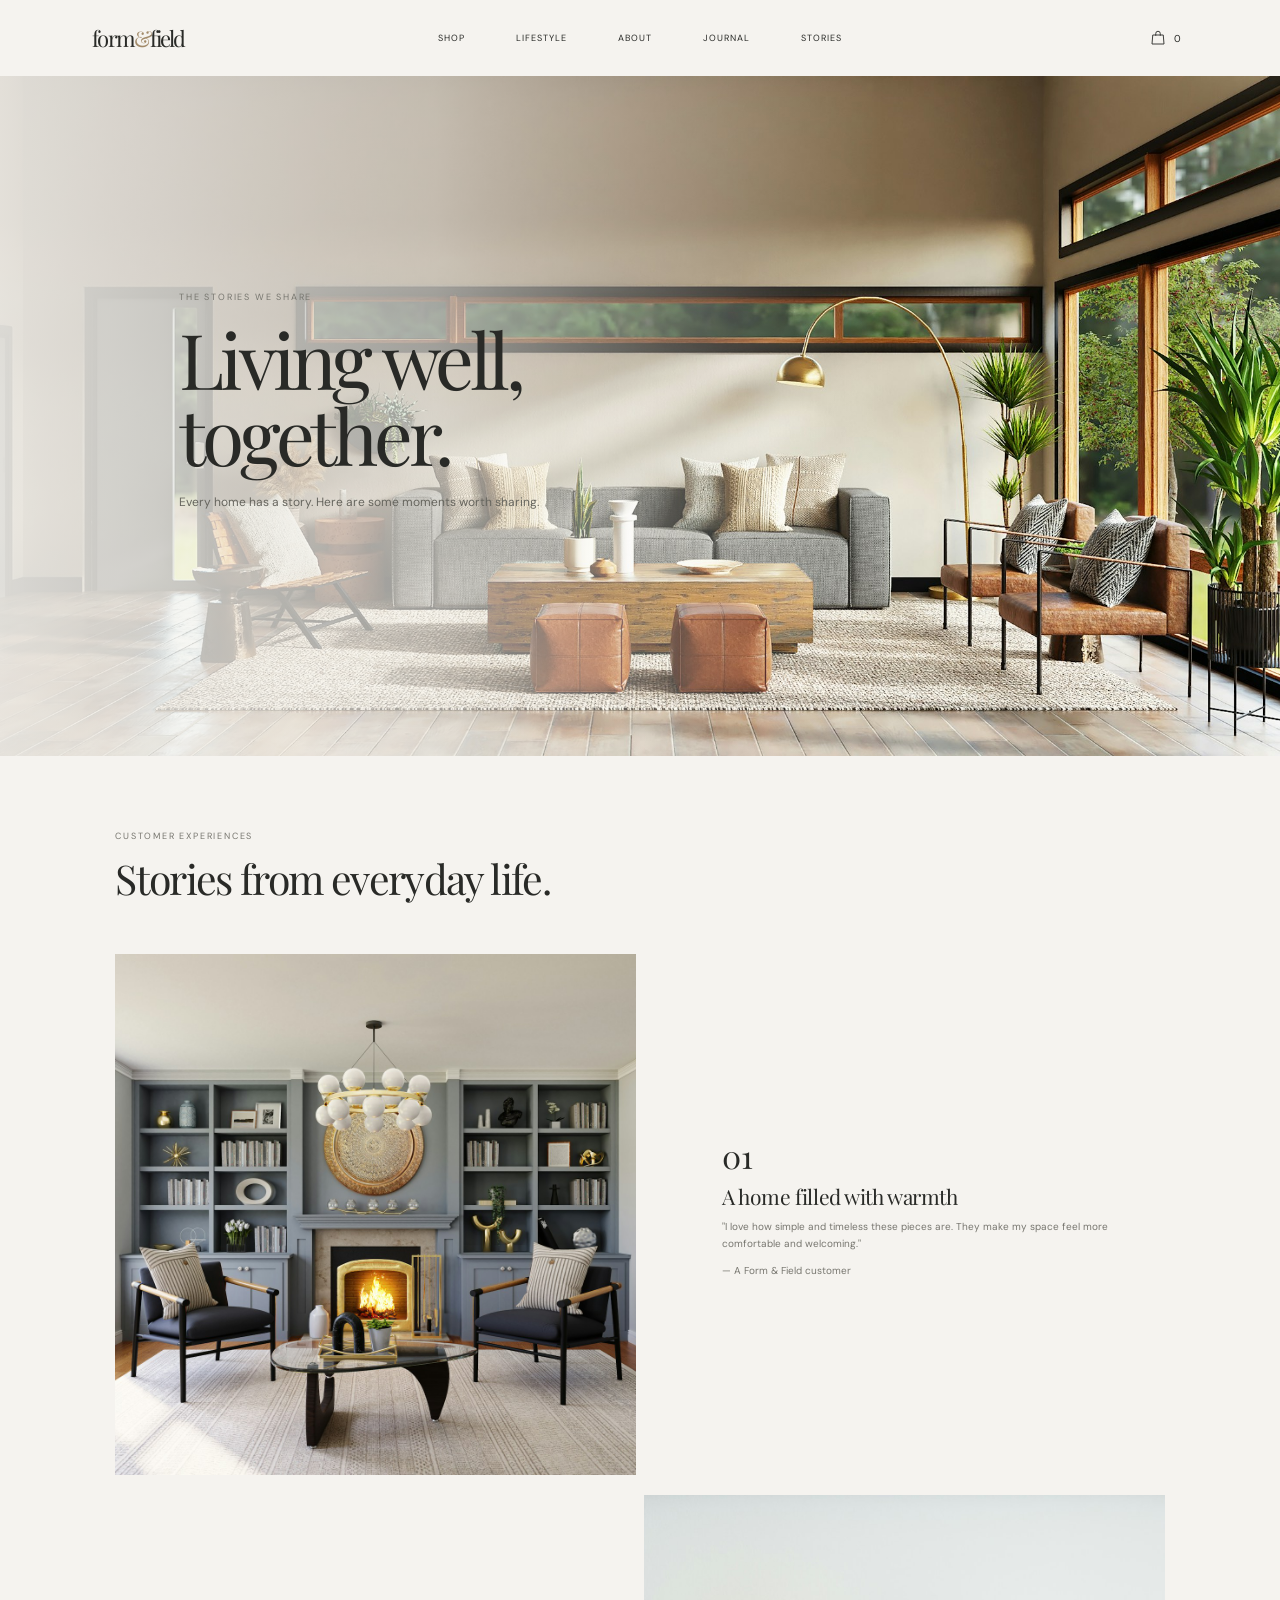
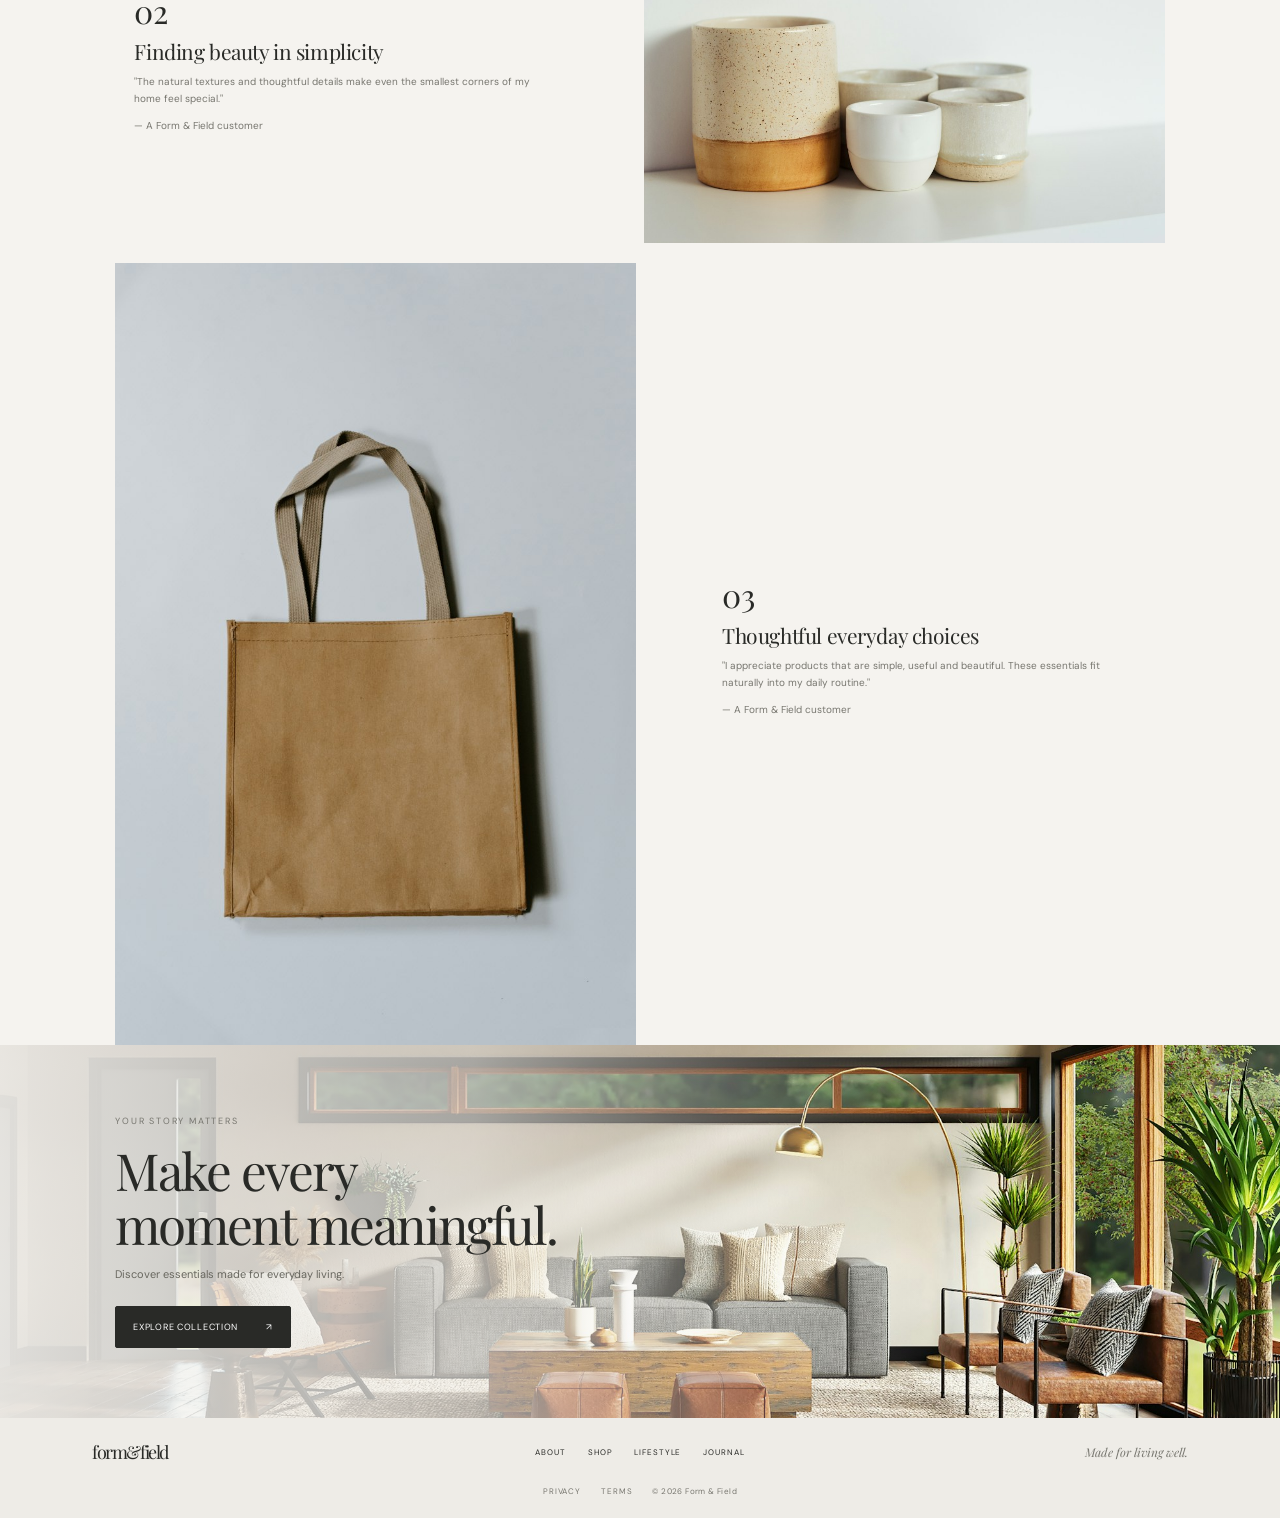
<file: html/stories.html>
<!DOCTYPE html>
<html lang="en">
<head>
    <meta charset="UTF-8">
    <meta name="viewport" content="width=device-width, initial-scale=1.0">
    <meta name="theme-color" content="#f5f3ef">
    <title>Stories — Form & Field</title>
    <link rel="stylesheet" href="../css/style.css">
    <script src="../js/script.js" defer></script>
</head>
<body>

<a class="skip-link" href="#main">Skip to content</a>

<header class="site-header">
    <a class="wordmark" href="index.html">form<span>&</span>field</a>

    <button class="menu-toggle" type="button" aria-expanded="false" aria-controls="primary-nav">
        <span class="menu-icon"></span>
        <span class="sr-only">Open menu</span>
    </button>

    <nav class="primary-nav" id="primary-nav">
        <a href="shop.html">Shop</a>
        <a href="lifestyle.html">Lifestyle</a>
        <a href="about.html">About</a>
        <a href="journal.html">Journal</a>
        <a href="stories.html" aria-current="page">Stories</a>
    </nav>

    <button class="bag-button" type="button" aria-label="Shopping bag, 0 items">
        <svg viewBox="0 0 24 24" aria-hidden="true">
            <path d="M5 8h14l1 12H4L5 8Z"/>
            <path d="M9 9V6a3 3 0 0 1 6 0v3"/>
        </svg>
        <span class="bag-count">0</span>
    </button>
</header>

<main id="main">

    <section class="hero">
        <img class="hero-image" src="../image/hero-interior.jpg" alt="Beautiful and peaceful home interior">
        <div class="hero-shade"></div>

        <div class="hero-copy">
            <p class="eyebrow">The stories we share</p>
            <h1>Living well,<br>together.</h1>
            <p class="hero-description">
                Every home has a story.
                Here are some moments worth sharing.
            </p>
        </div>
    </section>

    <section class="values-section section-wrap" id="stories">

        <div class="section-heading">
            <div>
                <p class="eyebrow">Customer experiences</p>
                <h2>Stories from everyday life.</h2>
            </div>
        </div>

        <div class="feature-row">

            <article class="value-card value-card-image" data-reveal>
                <img src="../image/dining-room.jpg" alt="Cozy dining room">
            </article>

            <article class="value-card value-card-copy" data-reveal>
                <span class="section-number">01</span>
                <h2>A home filled with warmth</h2>
                <p>
                    "I love how simple and timeless
                    these pieces are. They make my
                    space feel more comfortable
                    and welcoming."
                </p>
                <p>— A Form & Field customer</p>
            </article>

        </div>

        <div class="feature-row feature-row-reverse">

            <article class="value-card value-card-copy" data-reveal>
                <span class="section-number">02</span>
                <h2>Finding beauty in simplicity</h2>
                <p>
                    "The natural textures and
                    thoughtful details make even
                    the smallest corners of my
                    home feel special."
                </p>
                <p>— A Form & Field customer</p>
            </article>

            <article class="value-card value-card-image" data-reveal>
                <img src="../image/ceramic-vase.jpg" alt="Natural ceramic decoration">
            </article>

        </div>

        <div class="feature-row">

            <article class="value-card value-card-image" data-reveal>
                <img src="../image/canvas-tote.jpg" alt="Reusable canvas tote">
            </article>

            <article class="value-card value-card-copy" data-reveal>
                <span class="section-number">03</span>
                <h2>Thoughtful everyday choices</h2>
                <p>
                    "I appreciate products that
                    are simple, useful and beautiful.
                    These essentials fit naturally
                    into my daily routine."
                </p>
                <p>— A Form & Field customer</p>
            </article>

        </div>

    </section>

    <section class="closing-banner">
        <img src="../image/hero-interior.jpg" alt="Warm minimalist living room">
        <div class="closing-copy">
            <p class="eyebrow">Your story matters</p>
            <h2>Make every<br>moment meaningful.</h2>
            <p>Discover essentials made for everyday living.</p>
            <a class="button button-dark" href="shop.html">
                Explore collection <span>↗</span>
            </a>
        </div>
    </section>

</main>

<footer class="site-footer" id="footer">
    <a class="footer-wordmark" href="index.html">form&field</a>

    <nav class="footer-links">
        <a href="about.html">About</a>
        <a href="shop.html">Shop</a>
        <a href="lifestyle.html">Lifestyle</a>
        <a href="journal.html">Journal</a>
    </nav>

    <p class="footer-note">Made for living well.</p>

    <div class="footer-legal">
        <a href="#footer">Privacy</a>
        <a href="#footer">Terms</a>
        <span>© <span id="year"></span> Form & Field</span>
    </div>
</footer>

<div class="toast" role="status" aria-live="polite"></div>

</body>
</html>
</file>
<file: css/style.css>
@import url('https://fonts.googleapis.com/css2?family=DM+Sans:wght@400;500;600&family=Playfair+Display:wght@400;500&display=swap');

:root {
  color-scheme: light;
  --ink: #292a27;
  --muted: #77766f;
  --paper: #f5f3ef;
  --cream: #e9e5dd;
  --line: rgba(41, 42, 39, .16);
  --serif: "Playfair Display", Georgia, serif;
  --sans: "DM Sans", "Helvetica Neue", Arial, sans-serif;
}

* { box-sizing: border-box; }

html { scroll-behavior: smooth; scroll-padding-top: 5rem; }

body {
  margin: 0;
  color: var(--ink);
  background: var(--paper);
  font-family: var(--sans);
  font-size: 13px;
  -webkit-font-smoothing: antialiased;
}

img { display: block; width: 100%; }
a { color: inherit; text-decoration: none; }
button { color: inherit; font: inherit; }

.skip-link {
  position: absolute;
  z-index: 20;
  top: -4rem;
  left: 1rem;
  padding: .8rem 1rem;
  background: var(--ink);
  color: white;
}
.skip-link:focus { top: 1rem; }

.site-header {
  position: relative;
  z-index: 10;
  display: grid;
  grid-template-columns: 1fr auto 1fr;
  align-items: center;
  min-height: 76px;
  padding: 0 7.2%;
  background: var(--paper);
}

.wordmark, .footer-wordmark {
  width: fit-content;
  font-family: var(--serif);
  font-size: 22px;
  letter-spacing: -.08em;
}
.wordmark span { color: #a28a69; }
.primary-nav { display: flex; align-items: center; gap: clamp(24px, 4vw, 58px); }
.primary-nav a, .footer-links a, .footer-legal a {
  font-size: 9px;
  letter-spacing: .11em;
  text-transform: uppercase;
}
.primary-nav a { transition: color .2s ease; }
.primary-nav a:hover, .footer-links a:hover, .footer-legal a:hover { color: #947a58; }
.bag-button {
  justify-self: end;
  display: inline-flex;
  align-items: center;
  gap: 7px;
  padding: 7px;
  border: 0;
  background: transparent;
  cursor: pointer;
  font-size: 10px;
}
.bag-button svg { width: 18px; fill: none; stroke: currentColor; stroke-width: 1.2; }
.menu-toggle { display: none; }

.hero {
  position: relative;
  display: flex;
  align-items: center;
  min-height: clamp(480px, 55vw, 680px);
  overflow: hidden;
  background: #d7d1c5;
}
.hero-image, .hero-shade { position: absolute; inset: 0; width: 100%; height: 100%; }
.hero-image { object-fit: cover; object-position: center 54%; }
.hero-shade { background: linear-gradient(90deg, rgba(247,245,240,.88) 0%, rgba(247,245,240,.63) 34%, rgba(247,245,240,0) 69%); }
.hero-copy { position: relative; z-index: 1; width: min(460px, 45%); margin-left: 14%; padding: 3rem 0; }
.eyebrow {
  margin: 0 0 17px;
  color: var(--muted);
  font-size: 9px;
  letter-spacing: .2em;
  text-transform: uppercase;
}
h1, h2, p { margin-top: 0; }
.hero h1 {
  margin-bottom: 20px;
  font-family: var(--serif);
  font-size: clamp(48px, 6vw, 82px);
  font-weight: 400;
  line-height: .99;
  letter-spacing: -.055em;
}
.hero-description { margin-bottom: 27px; color: #66655e; font-size: 12px; line-height: 1.8; }
.button {
  display: inline-flex;
  align-items: center;
  justify-content: space-between;
  gap: 28px;
  min-height: 42px;
  padding: 0 17px;
  border: 1px solid currentColor;
  border-radius: 2px;
  font-size: 9px;
  letter-spacing: .08em;
  text-transform: uppercase;
  transition: background .2s, color .2s;
}
.button-outline:hover { color: var(--paper); background: var(--ink); }

.section-wrap { width: min(1160px, 82%); margin: 0 auto; }
.values-section {
  display: flex;
  flex-direction: column;
  gap: 20px;
  padding-top: 74px;
}
.feature-row { display: grid; grid-template-columns: 1.04fr .96fr; gap: 4.5%; min-height: 250px; }
.feature-row-reverse { grid-template-columns: .96fr 1.04fr; }
.value-card { position: relative; min-width: 0; overflow: hidden; }
.value-card img { height: 100%; object-fit: cover; transition: transform .7s cubic-bezier(.2,.7,.2,1); }
.value-card-image img { min-height: 250px; object-position: center 58%; }
.value-card:hover img, .product-card:hover img { transform: scale(1.035); }
.section-number { display: block; margin-bottom: 9px; font-family: var(--serif); font-size: 32px; line-height: 1; }
.value-card h2 { margin-bottom: 8px; font-family: var(--serif); font-size: 21px; font-weight: 400; letter-spacing: -.02em; }
.value-card p { color: inherit; font-size: 10px; line-height: 1.7; }
.value-card-copy { display: flex; flex-direction: column; justify-content: center; padding: 36px 8%; }
.value-card-copy .section-number { margin-bottom: 10px; }
.value-card-copy p { color: var(--muted); }
.feature-row-reverse .value-card-copy { padding-left: 4%; }
.text-link {
  display: inline-flex;
  width: fit-content;
  align-items: center;
  gap: 13px;
  margin-top: 10px;
  padding-bottom: 5px;
  border-bottom: 1px solid var(--line);
  font-size: 9px;
  letter-spacing: .08em;
  text-transform: uppercase;
}
.text-link span, .button span { transition: transform .2s; }
.text-link:hover span, .button:hover span { transform: translate(2px, -2px); }

.collection-section { padding-top: 94px; padding-bottom: 92px; }
.section-heading { display: flex; align-items: end; justify-content: space-between; gap: 24px; margin-bottom: 29px; }
.section-heading .eyebrow { margin-bottom: 9px; }
.section-heading h2 { margin: 0; font-family: var(--serif); font-size: clamp(28px, 3.2vw, 42px); font-weight: 400; letter-spacing: -.04em; }
.section-heading .text-link { margin: 0 0 5px; }
.product-grid { display: grid; grid-template-columns: repeat(4, minmax(0, 1fr)); gap: 15px; }
.product-image { position: relative; aspect-ratio: 1 / .86; overflow: hidden; background: var(--cream); }
.product-image img { height: 100%; object-fit: cover; transition: transform .7s cubic-bezier(.2,.7,.2,1); }
.add-button {
  position: absolute;
  right: 10px;
  bottom: 10px;
  display: grid;
  width: 32px;
  height: 32px;
  place-items: center;
  border: 0;
  border-radius: 50%;
  background: var(--paper);
  font-size: 19px;
  line-height: 1;
  cursor: pointer;
  transition: color .2s, background .2s, transform .2s;
}
.add-button:hover { color: white; background: var(--ink); transform: rotate(90deg); }
.product-name { margin: 13px 0 4px; font-family: var(--serif); font-size: 15px; }
.product-price { margin: 0; color: var(--muted); font-size: 10px; }

.closing-banner { position: relative; min-height: 360px; overflow: hidden; background: #d8d1c5; }
.closing-banner > img { position: absolute; inset: 0; height: 100%; object-fit: cover; object-position: center 65%; }
.closing-banner::after { position: absolute; inset: 0; content: ""; background: linear-gradient(90deg, rgba(245,243,239,.91), rgba(245,243,239,.66) 37%, rgba(245,243,239,0) 73%); }
.closing-copy { position: relative; z-index: 1; width: min(1160px, 82%); margin: 0 auto; padding: 70px 0; }
.closing-copy h2 { margin-bottom: 14px; font-family: var(--serif); font-size: clamp(36px, 4vw, 52px); font-weight: 400; line-height: 1.05; letter-spacing: -.04em; }
.closing-copy > p:not(.eyebrow) { margin-bottom: 22px; color: #68675f; font-size: 11px; line-height: 1.7; }
.button-dark { color: white; border-color: var(--ink); background: var(--ink); }
.button-dark:hover { color: var(--ink); background: transparent; }

.site-footer {
  display: grid;
  grid-template-columns: 1fr auto 1fr;
  align-items: center;
  gap: 22px;
  min-height: 94px;
  padding: 22px 7.2%;
  background: #eeece7;
}
.footer-wordmark { font-size: 18px; }
.footer-links { display: flex; flex-wrap: wrap; justify-content: center; gap: 22px; }
.footer-links a, .footer-legal a { font-size: 8px; }
.footer-note { justify-self: end; margin: 0; color: var(--muted); font-family: var(--serif); font-size: 12px; font-style: italic; }
.footer-legal { grid-column: 1 / -1; display: flex; justify-content: center; gap: 20px; color: var(--muted); }
.footer-legal span { font-size: 8px; letter-spacing: .05em; }

.toast {
  position: fixed;
  z-index: 30;
  right: 24px;
  bottom: 24px;
  max-width: calc(100vw - 48px);
  padding: 13px 18px;
  color: white;
  background: var(--ink);
  font-size: 11px;
  opacity: 0;
  pointer-events: none;
  transform: translateY(10px);
  transition: opacity .25s, transform .25s;
}
.toast.is-visible { opacity: 1; transform: translateY(0); }
.sr-only { position: absolute; width: 1px; height: 1px; padding: 0; margin: -1px; overflow: hidden; clip: rect(0,0,0,0); white-space: nowrap; border: 0; }
[data-reveal] { opacity: 0; transform: translateY(18px); transition: opacity .65s ease, transform .65s ease; }
[data-reveal].is-visible { opacity: 1; transform: translateY(0); }

@media (min-width: 1500px) {
  .hero { min-height: 700px; }
}

@media (max-width: 760px) {
  .site-header { min-height: 64px; grid-template-columns: 1fr auto auto; padding: 0 6%; }
  .wordmark { font-size: 20px; }
  .menu-toggle {
    display: grid;
    width: 38px;
    height: 38px;
    place-items: center;
    border: 0;
    background: transparent;
    cursor: pointer;
  }
  .menu-icon, .menu-icon::before, .menu-icon::after { display: block; width: 18px; height: 1px; background: var(--ink); }
  .menu-icon { position: relative; }
  .menu-icon::before, .menu-icon::after { position: absolute; left: 0; content: ""; transition: transform .2s; }
  .menu-icon::before { top: -6px; }
  .menu-icon::after { top: 6px; }
  .menu-toggle[aria-expanded="true"] .menu-icon { background: transparent; }
  .menu-toggle[aria-expanded="true"] .menu-icon::before { top: 0; transform: rotate(45deg); }
  .menu-toggle[aria-expanded="true"] .menu-icon::after { top: 0; transform: rotate(-45deg); }
  .primary-nav {
    position: absolute;
    top: 100%;
    right: 0;
    left: 0;
    display: none;
    flex-direction: column;
    align-items: stretch;
    gap: 0;
    padding: 8px 6% 17px;
    background: var(--paper);
    box-shadow: 0 12px 14px rgba(0,0,0,.06);
  }
  .primary-nav.is-open { display: flex; }
  .primary-nav a { padding: 13px 0; border-top: 1px solid var(--line); font-size: 10px; }
  .bag-button { margin-left: 8px; }
  .hero { min-height: 590px; align-items: end; }
  .hero-image { object-position: 58% center; }
  .hero-shade { background: linear-gradient(0deg, rgba(247,245,240,.94) 0%, rgba(247,245,240,.72) 40%, rgba(247,245,240,0) 80%); }
  .hero-copy { width: 88%; margin: 0 6%; padding: 0 0 63px; }
  .hero h1 { font-size: clamp(48px, 13vw, 72px); }
  .section-wrap { width: 88%; }
  .values-section { gap: 10px; padding-top: 42px; }
  .feature-row, .feature-row-reverse { grid-template-columns: 1fr; gap: 0; }
  .feature-row-reverse .value-card-copy { order: 2; padding: 24px 3% 30px; }
  .feature-row-reverse .value-card-image { order: 1; }
  .value-card-image img { min-height: 220px; max-height: 260px; }
  .value-card-copy { padding: 24px 3% 30px; }
  .collection-section { padding-top: 58px; padding-bottom: 58px; }
  .section-heading { align-items: start; flex-direction: column; gap: 12px; }
  .product-grid { grid-template-columns: repeat(2, minmax(0, 1fr)); gap: 24px 12px; }
  .product-image { aspect-ratio: 1 / .95; }
  .closing-banner { min-height: 380px; }
  .closing-banner > img { object-position: 60% center; }
  .closing-banner::after { background: linear-gradient(0deg, rgba(245,243,239,.94), rgba(245,243,239,.76) 46%, rgba(245,243,239,.08)); }
  .closing-copy { width: 88%; padding: 55px 0; }
  .site-footer { grid-template-columns: 1fr auto; padding: 24px 6%; }
  .footer-links { grid-column: 1 / -1; grid-row: 2; justify-content: flex-start; gap: 16px; }
  .footer-note { grid-column: 2; grid-row: 1; }
  .footer-legal { justify-content: flex-start; flex-wrap: wrap; gap: 14px; }
}

@media (prefers-reduced-motion: reduce) {
  *, *::before, *::after { scroll-behavior: auto !important; transition-duration: .01ms !important; animation-duration: .01ms !important; }
  [data-reveal] { opacity: 1; transform: none; }
}
</file>
